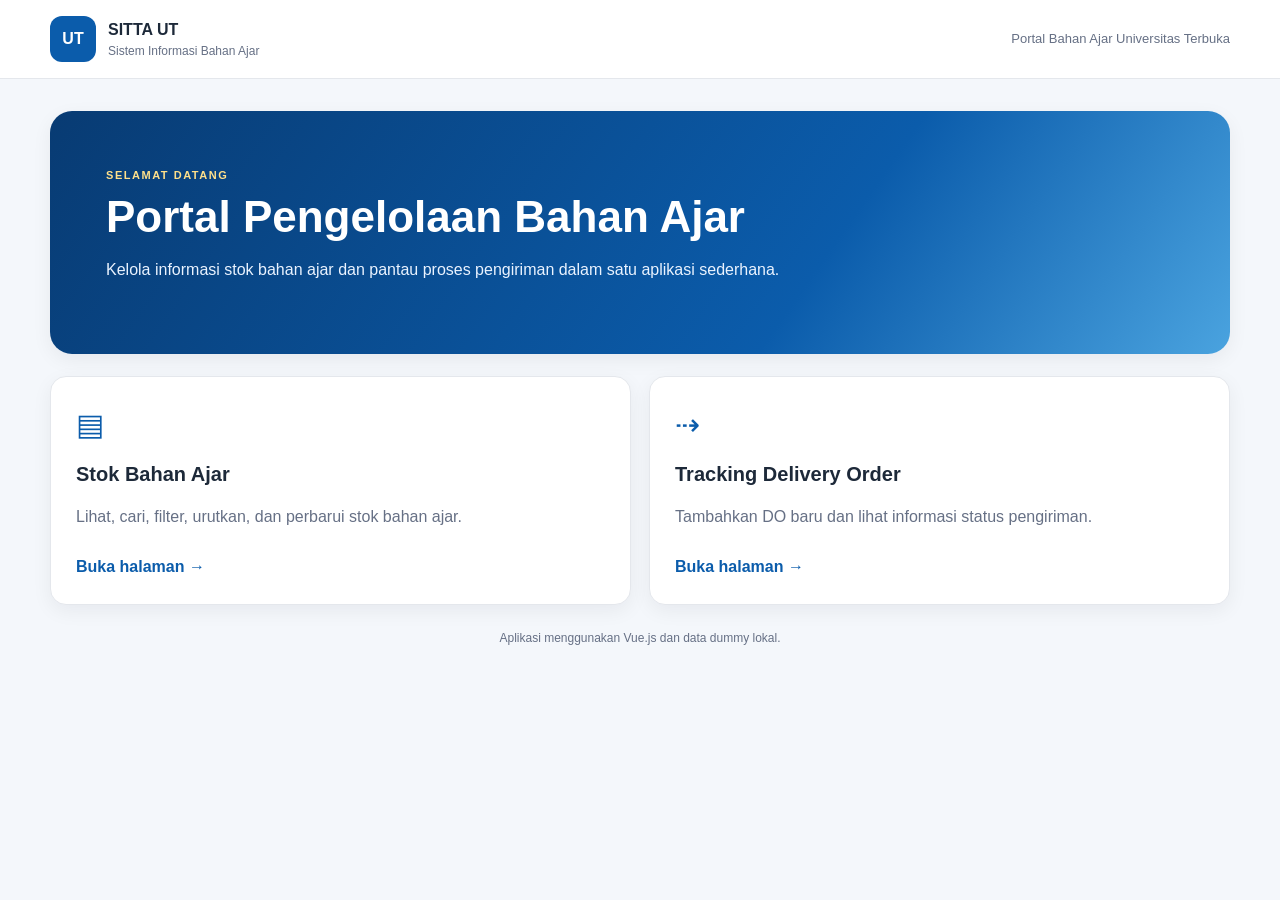
<file: tugas2-vue-ut/index.html>
<!DOCTYPE html>
<html lang="id">
<head>
  <meta charset="UTF-8">
  <meta name="viewport" content="width=device-width, initial-scale=1.0">
  <title>SITTA UT | Beranda</title>
  <link rel="stylesheet" href="css/style.css">
</head>
<body>
  <header class="topbar">
    <div class="brand"><span class="brand-mark">UT</span><div><strong>SITTA UT</strong><small>Sistem Informasi Bahan Ajar</small></div></div>
    <span class="top-note">Portal Bahan Ajar Universitas Terbuka</span>
  </header>
  <main class="container">
    <section class="hero">
      <p class="eyebrow">SELAMAT DATANG</p>
      <h1>Portal Pengelolaan Bahan Ajar</h1>
      <p>Kelola informasi stok bahan ajar dan pantau proses pengiriman dalam satu aplikasi sederhana.</p>
    </section>
    <section class="nav-cards">
      <a class="nav-card" href="stok.html"><span class="card-icon">▤</span><h2>Stok Bahan Ajar</h2><p>Lihat, cari, filter, urutkan, dan perbarui stok bahan ajar.</p><span class="card-link">Buka halaman →</span></a>
      <a class="nav-card" href="tracking.html"><span class="card-icon">⇢</span><h2>Tracking Delivery Order</h2><p>Tambahkan DO baru dan lihat informasi status pengiriman.</p><span class="card-link">Buka halaman →</span></a>
    </section>
    <p class="footnote">Aplikasi menggunakan Vue.js dan data dummy lokal.</p>
  </main>
</body>
</html>
</file>
<file: tugas2-vue-ut/css/style.css>
/* 1. Pengaturan utama */
:root{
    --primary:#0b5cab;
    --dark:#083b73;
    --bg:#f4f7fb;
    --text:#1d2939;
    --muted:#667085;
    --border:#e4e7ec;
    --white:#fff;
    --green:#067647;
    --orange:#8a6100;
    --red:#b42318;
    --shadow:0 6px 20px rgba(16,24,40,.06)
}

*{
    box-sizing:border-box
}

body{
    margin:0;
    font-family:"Segoe UI",Arial,sans-serif;
    color:var(--text);
    background:var(--bg);
    line-height:1.5
}

a{
    color:inherit;
    text-decoration:none
}

button,input,select{
    font:inherit
}

button{
    cursor:pointer
}

/* 2. Header dan navigasi */
.topbar{
    display:flex;
    align-items:center;
    justify-content:space-between;
    gap:20px;
    padding:16px max(24px,calc((100% - 1180px)/2));
    background:#fff;
    border-bottom:1px solid var(--border)
}

.brand{
    display:flex;
    align-items:center;
    gap:12px
}

.brand-mark{
    display:grid;
    place-items:center;
    width:46px;
    height:46px;
    border-radius:12px;
    background:var(--primary);
    color:#fff;
    font-weight:800
}

.brand strong,.brand small{
    display:block
}

.brand small{
    font-size:12px;
    color:var(--muted)
}

.top-note{
    font-size:13px;
    color:var(--muted)
}

nav{
    display:flex;
    gap:8px;
    flex-wrap:wrap
}

.nav-link{
    padding:9px 13px;
    border-radius:9px;
    font-size:14px;
    font-weight:600;
    color:var(--muted)
}

.nav-link:hover,.nav-link.active{
    color:var(--primary);
    background:#eaf3ff
}

/* 3. Container dan hero */
.container{
    width:min(1180px,calc(100% - 40px));
    margin:32px auto
}

.hero{
    padding:clamp(28px,5vw,56px);
    color:#fff;
    border-radius:22px;
    background:linear-gradient(125deg,var(--dark),var(--primary) 65%,#4aa3df);
    box-shadow:var(--shadow)
}

.hero h1{
    max-width:720px;
    margin:6px 0 12px;
    font-size:clamp(30px,4vw,44px);
    line-height:1.15
}

.hero p:not(.eyebrow){
    max-width:680px;
    color:#eaf3ff
}

.eyebrow{
    margin:0 0 8px;
    color:var(--primary);
    font-size:11px;
    font-weight:800;
    letter-spacing:.14em
}

.hero .eyebrow{
    color:#ffe08a
}

/* 4. Kartu navigasi */
.nav-cards{
    display:grid;
    grid-template-columns:repeat(2,minmax(0,1fr));
    gap:18px;
    margin-top:22px
}

.nav-card{
    display:block;
    padding:25px;
    background:#fff;
    border:1px solid var(--border);
    border-radius:16px;
    box-shadow:var(--shadow)
}

.nav-card:hover{
    border-color:#9cc8f4
}

.card-icon{
    color:var(--primary);
    font-size:30px
}

.nav-card h2{
    margin:12px 0 6px;
    font-size:20px
}

.nav-card p{
    color:var(--muted)
}

.card-link{
    display:inline-block;
    margin-top:10px;
    color:var(--primary);
    font-weight:700
}

/* 5. Judul halaman dan statistik */
.page-heading{
    display:flex;
    justify-content:space-between;
    align-items:center;
    gap:20px;
    margin-bottom:22px
}

.page-heading h1{
    margin:0;
    font-size:clamp(27px,3vw,34px)
}

.page-heading p:not(.eyebrow){
    margin:6px 0 0;
    color:var(--muted)
}

.stat-pill{
    display:flex;
    align-items:center;
    gap:10px;
    padding:12px 16px;
    background:#fff;
    border:1px solid var(--border);
    border-radius:12px;
    white-space:nowrap
}

.stat-pill strong{
    color:var(--primary);
    font-size:22px
}

.stat-pill span,.muted{
    color:var(--muted);
    font-size:12px
}

.stats-grid{
    display:grid;
    grid-template-columns:repeat(3,minmax(0,1fr));
    gap:15px;
    margin-bottom:18px
}

.stat-card{
    display:flex;
    flex-direction:column;
    gap:7px;
    padding:18px;
    background:#fff;
    border:1px solid var(--border);
    border-radius:14px;
    box-shadow:var(--shadow)
}

.stat-card span{
    color:var(--muted);
    font-size:13px
}

.stat-card strong{
    font-size:27px
}

.green-text{
    color:var(--green)
}

.orange-text{
    color:var(--orange)
}

/* 6. Panel dan filter */
.panel{
    margin-bottom:18px;
    padding:22px;
    background:#fff;
    border:1px solid var(--border);
    border-radius:15px;
    box-shadow:var(--shadow)
}

.panel-heading{
    display:flex;
    align-items:center;
    justify-content:space-between;
    gap:15px;
    margin-bottom:18px
}

.panel-heading h2{
    margin:0;
    font-size:18px
}

.panel-heading p{
    margin:4px 0 0;
    color:var(--muted);
    font-size:13px
}

.filters{
    display:grid;
    grid-template-columns:repeat(4,minmax(0,1fr));
    gap:14px
}

.filters label,.form-grid label{
    display:flex;
    flex-direction:column;
    gap:7px;
    font-size:13px;
    font-weight:650
}

.search-field{
    grid-column:span 2
}

/* 7. Input dan tombol */
input,select{
    width:100%;
    min-width:0;
    padding:10px 11px;
    color:var(--text);
    background:#fff;
    border:1px solid #d0d5dd;
    border-radius:9px;
    outline:none
}

input:focus,select:focus{
    border-color:var(--primary);
    box-shadow:0 0 0 3px rgba(11,92,171,.12)
}

input:disabled{
    background:#f2f4f7;
    color:var(--muted)
}

.btn{
    display:inline-flex;
    align-items:center;
    justify-content:center;
    padding:10px 15px;
    color:#fff;
    background:var(--primary);
    border:1px solid transparent;
    border-radius:9px;
    font-size:13px;
    font-weight:700
}

.btn:hover{
    background:var(--dark)
}

.btn-light{
    color:var(--primary);
    background:#eaf3ff;
    border-color:#d7e8fc
}

.btn-light:hover{
    background:#dbeafe
}

.btn-small{
    padding:7px 10px;
    font-size:12px
}

/* 8. Tabel data */
.table-wrap{
    width:100%;
    overflow-x:auto
}

table{
    width:100%;
    border-collapse:collapse;
    min-width:980px
}

th,td{
    padding:12px 10px;
    text-align:left;
    vertical-align:top;
    border-bottom:1px solid #eaecf0;
    font-size:12px
}

th{
    color:#475467;
    background:#f8fafc;
    font-size:11px;
    text-transform:uppercase;
    letter-spacing:.03em
}

tbody tr:hover{
    background:#fbfdff
}

.cell-sub{
    display:block;
    margin-top:4px;
    color:var(--muted);
    font-size:11px
}

.status{
    display:inline-block;
    padding:5px 8px;
    border-radius:999px;
    font-size:11px;
    font-weight:750;
    white-space:nowrap
}

.status-aman{
    color:var(--green);
    background:#dcfae6
}

.status-menipis{
    color:var(--orange);
    background:#fff3cd
}

.status-kosong{
    color:var(--red);
    background:#fee4e2
}

.status-info{
    color:#0369a1;
    background:#e0f2fe
}

.empty-state{
    padding:25px;
    text-align:center;
    color:var(--muted)
}

.selected-row{
    background:#eef6ff
}

.text-button{
    padding:0;
    color:var(--primary);
    background:transparent;
    border:0;
    font-weight:750
}

/* 9. Formulir dan validasi */
.form-grid{
    display:grid;
    grid-template-columns:repeat(2,minmax(0,1fr));
    gap:15px
}

.full-width{
    grid-column:1/-1
}

.form-actions{
    display:flex;
    flex-wrap:wrap;
    gap:9px
}

.validation,.success{
    margin:0;
    padding:10px 12px;
    border-radius:9px;
    font-size:13px
}

.validation{
    color:var(--red);
    background:#fee4e2
}

.success{
    color:var(--green);
    background:#dcfae6
}

.form-tag{
    padding:6px 9px;
    color:var(--primary);
    background:#eaf3ff;
    border-radius:7px;
    font-size:10px;
    font-weight:800
}

/* 10. Detail paket dan tracking */
.package-detail{
    padding:15px;
    background:#f8fafc;
    border:1px solid var(--border);
    border-radius:11px
}

.package-detail p{
    margin:7px 0 0;
    font-size:13px
}

.tracking-filter{
    grid-template-columns:repeat(2,minmax(0,1fr));
    margin-bottom:16px
}

.timeline-card{
    display:grid;
    grid-template-columns:minmax(0,1fr) minmax(0,1.4fr);
    gap:25px;
    margin-top:20px;
    padding:20px;
    background:#f8fafc;
    border:1px solid var(--border);
    border-radius:12px
}

.timeline-card h3{
    margin:4px 0
}

.timeline-card p{
    margin:5px 0;
    color:var(--muted);
    font-size:13px
}

.timeline{
    position:relative;
    padding-left:22px
}

.timeline:before{
    position:absolute;
    top:6px;
    bottom:6px;
    left:5px;
    width:2px;
    background:#d0d5dd;
    content:""
}

.timeline-item{
    position:relative;
    padding:0 0 18px
}

.timeline-item:last-child{
    padding-bottom:0
}

.timeline-dot{
    position:absolute;
    top:4px;
    left:-21px;
    width:10px;
    height:10px;
    background:var(--primary);
    border:2px solid #dbeafe;
    border-radius:50%
}

.timeline-item strong,.timeline-item small{
    display:block
}

.timeline-item strong{
    font-size:13px
}

.timeline-item small{
    margin-top:4px;
    color:var(--muted);
    font-size:11px
}

/* 11. Footer dan teks bantuan */
.footnote,.page-footer{
    margin:24px 0;
    color:var(--muted);
    text-align:center;
    font-size:12px
}

.page-footer{
    padding-top:6px
}

.helper{
    margin:14px 0 0;
    color:var(--muted);
    font-size:12px
}

/* 12. Tampilan tablet */
@media(max-width:850px){
    .topbar{
        align-items:flex-start;
        flex-direction:column;
        padding:15px 20px
    }

    .top-note{
        display:none
    }

    .container{
        width:calc(100% - 28px);
        margin-top:22px
    }

    .filters{
        grid-template-columns:repeat(2,minmax(0,1fr))
    }

    .search-field{
        grid-column:span 2
    }
}

/* 13. Tampilan ponsel */
@media(max-width:600px){
    .nav-cards,.stats-grid,.form-grid,.tracking-filter,.timeline-card{
        grid-template-columns:1fr
    }

    .page-heading{
        align-items:flex-start;
        flex-direction:column
    }

    .panel{
        padding:16px
    }

    .panel-heading{
        align-items:flex-start;
        flex-direction:column
    }

    .filters{
        grid-template-columns:1fr
    }

    .search-field,.full-width{
        grid-column:auto
    }

    .hero{
        padding:28px 22px
    }
}
</file>
